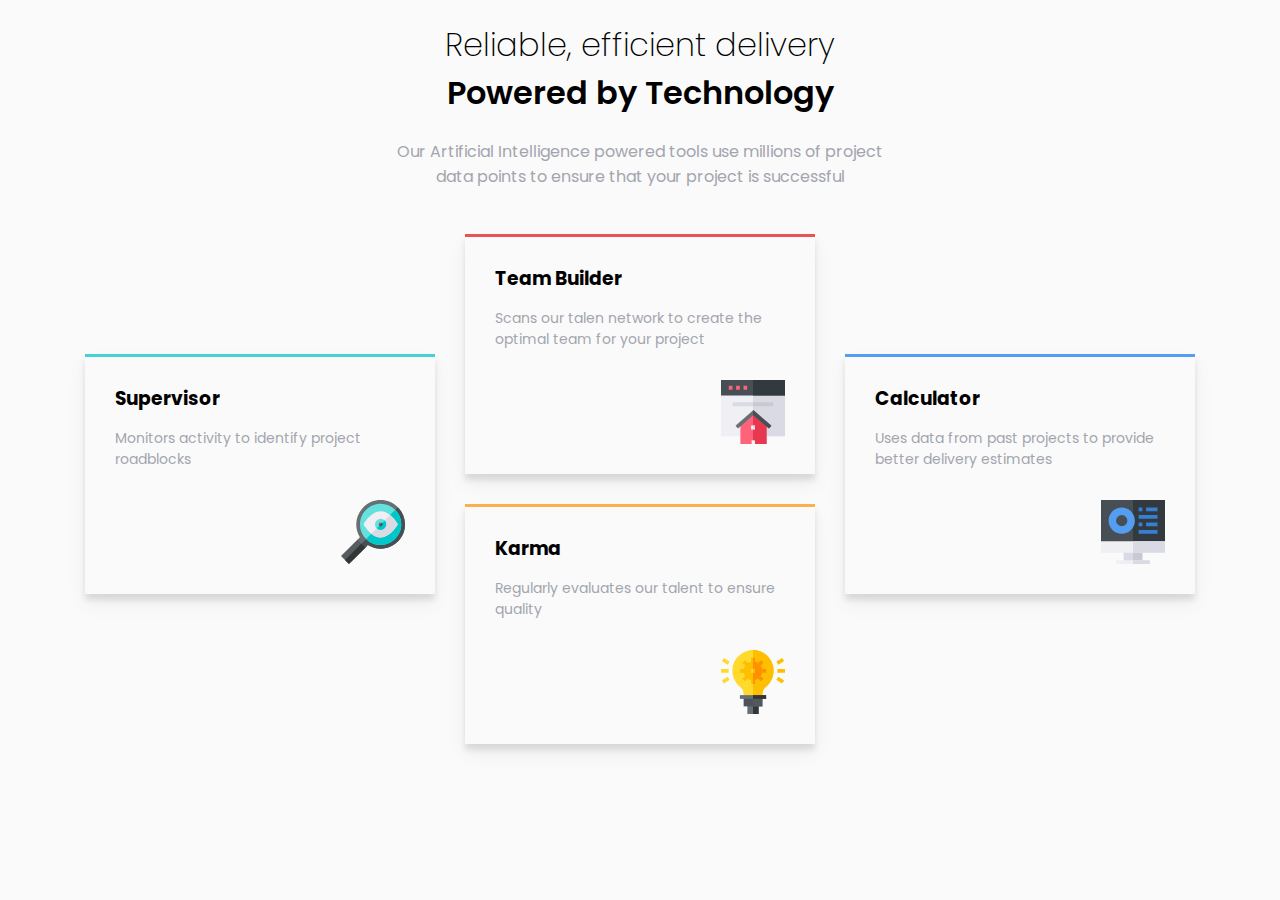
<file: four-card-feature-section-master/index.html>
<!DOCTYPE html>
<html lang="en">
<head>
  <meta charset="UTF-8">
  <meta name="viewport" content="width=device-width, initial-scale=1.0"> <!-- displays site properly based on user's device -->

  <link rel="icon" type="image/png" sizes="32x32" href="./images/favicon-32x32.png">
  
  <title>Frontend Mentor | Four card feature section</title>
  <link rel="stylesheet" href="./style.css">
 
</head>
<div>
  <header> 
    <h1> 
  Reliable, efficient delivery
  <span> Powered by Technology</span> 
</h1>
  <p> Our Artificial Intelligence powered tools use millions of project data points 
  to ensure that your project is successful</p>
</header>
<div class="container"> 
<div class="cards color-cyan push-down">
  <h3> Supervisor </h3>
 <p>  Monitors activity to identify project roadblocks</p>
 <img src="./images/icon-supervisor.svg">
</div>
<div class="cards color-red"> 
  <h3> Team Builder</h3>
  <p> Scans our talen network to create the optimal team for your project</p>
  <img src="./images/icon-team-builder.svg">
</div>
<div class="cards color-blue push-down">
  <h3> Calculator </h3>
 <p> Uses data from past projects to provide better delivery estimates </p>
<img src="./images/icon-calculator.svg">
</div>
<div class="cards color-orange">  
  <h3> Karma </h3>
  <p>Regularly evaluates our talent to ensure quality</p>
  <img src="./images/icon-karma.svg">
</div>

</div>

</body>
</html>
</file>
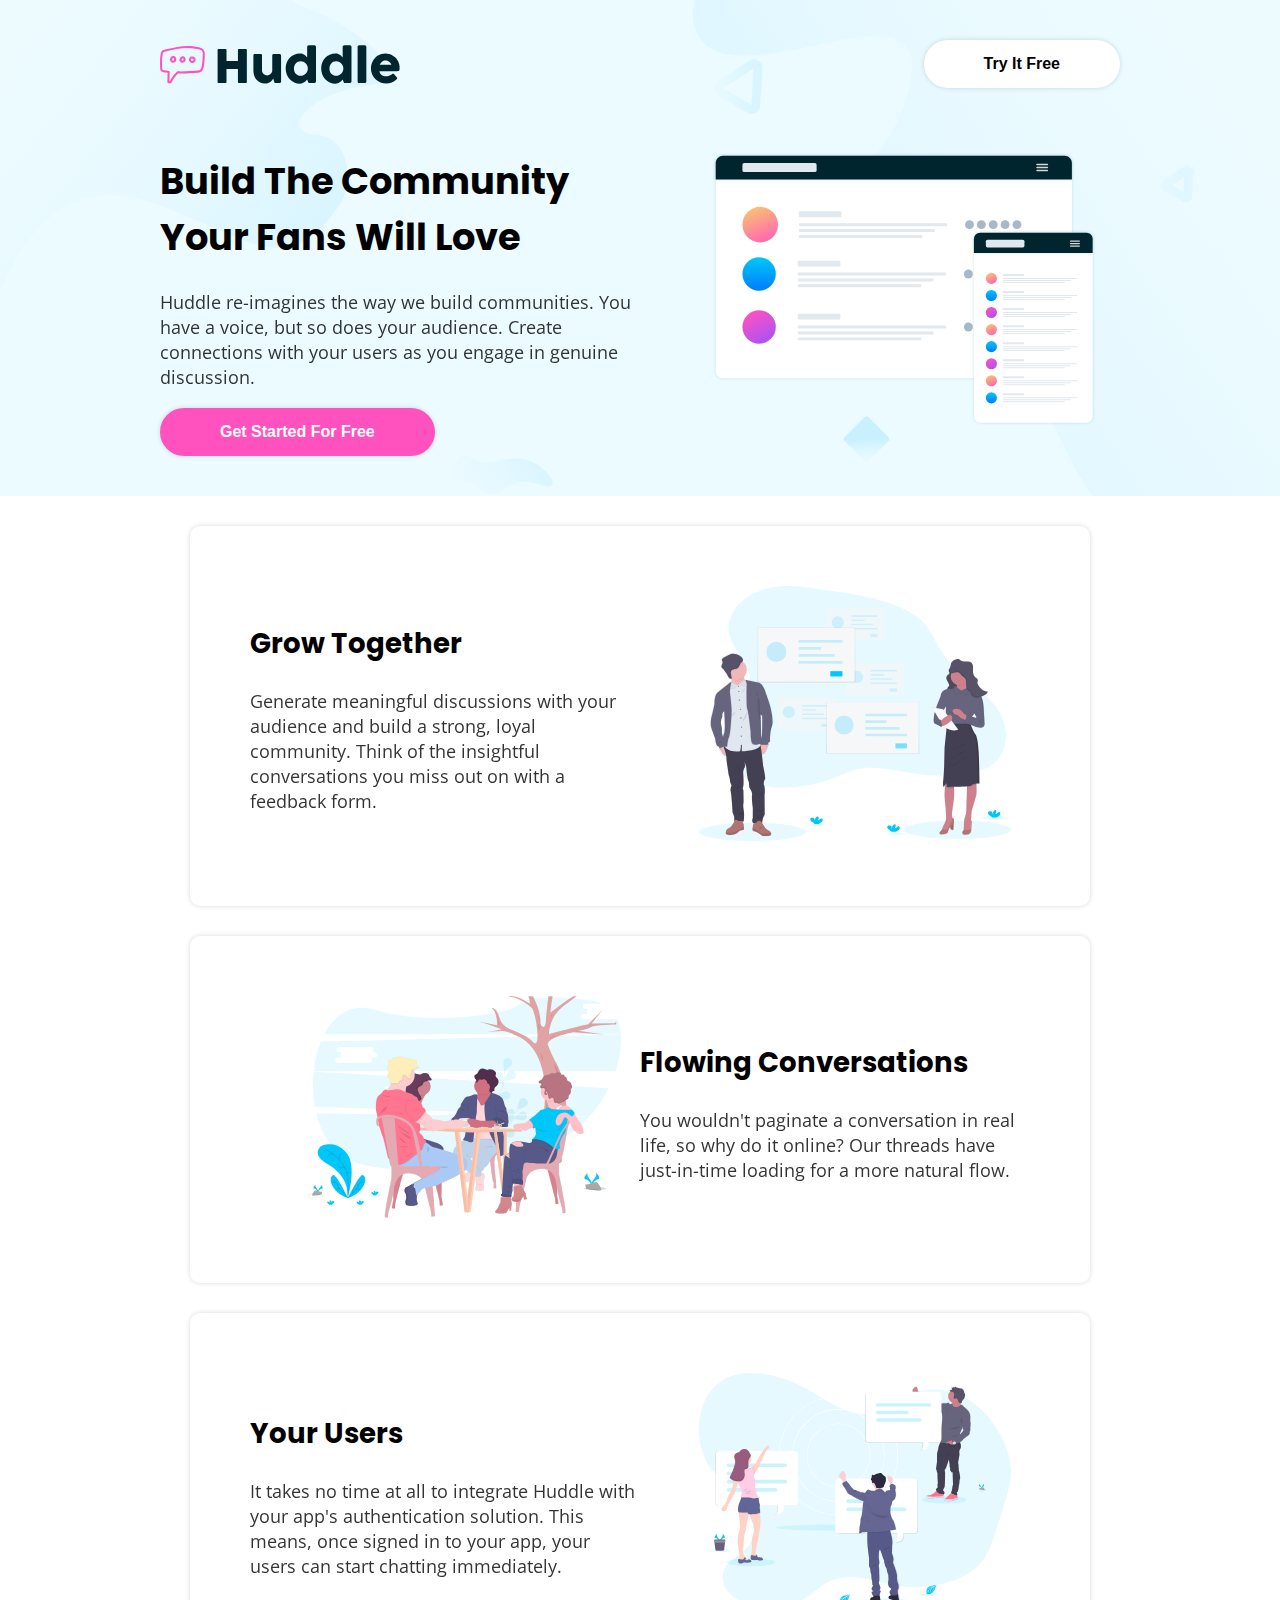
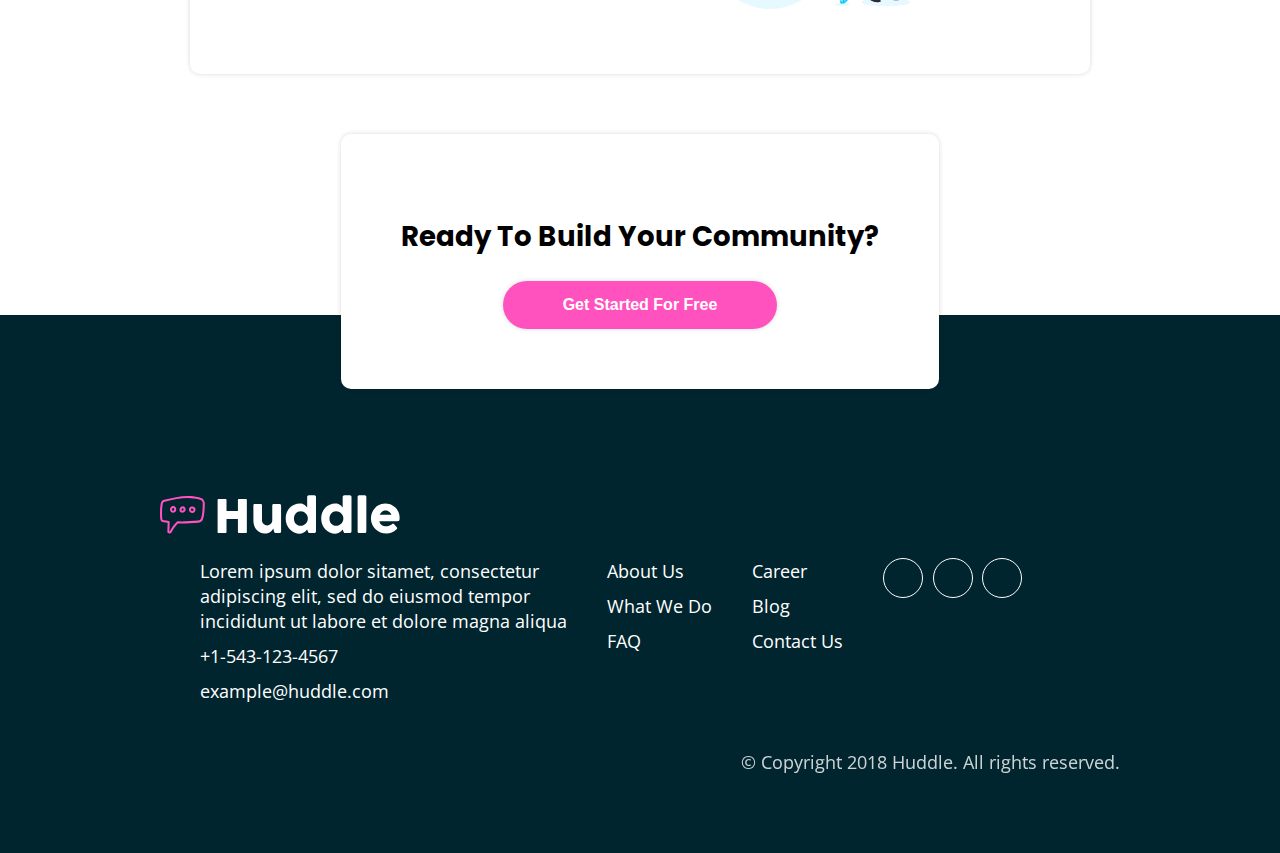
<file: huddle-landing-page-with-alternating-feature-blocks-master/index.html>
<!DOCTYPE html>
<html lang="en">
  <head>
    <meta charset="UTF-8" />
    <meta name="viewport" content="width=device-width, initial-scale=1.0" />
    <link rel="stylesheet" href="https://use.fontawesome.com/releases/v5.5.0/css/all.css"
    integrity="sha384-B4dIYHKNBt8Bc12p+WXckhzcICo0wtJAoU8YZTY5qE0Id1GSseTk6S+L3BlXeVIU" crossorigin="anonymous">

    <link
      rel="icon"
      type="image/png"
      sizes="32x32"
      href="./images/favicon-32x32.png"
    />
   <link rel="stylesheet" href="./style.css">
    <title>
      Frontend Mentor | Huddle landing page with alternating feature blocks
    </title>
  </head>
    <header>
    <div class="container" >
      <nav class="flex">
        <img src="./images/logo.svg" alt="logo" />
        <button class="btn btn-secondary">Try It Free</button>
      </nav>
    <div class="flex">
      <div> 
      <h1>Build The Community Your Fans Will Love</h1>

      <p>
        Huddle re-imagines the way we build communities.
       You have a voice, but so does your audience.
       Create connections with your users as you engage
        in genuine discussion.
      </p>

      <button class="btn btn-primary btn-big">
        Get Started For Free
      </button>
    </div>
 <div> 
    <img class= "header-img" src="./images/illustration-mockups.svg" alt="mockups">
  </div>
    </div>
  </div>
</header>

<main>
  <div class="container"> 
    <div class="box flex">
      <div>
      <h2>Grow Together</h2>

      <p>
        Generate meaningful discussions with your audience and build a strong,
        loyal community. Think of the insightful conversations you miss out on
        with a feedback form.
      </p>
    </div>
    <div>  
        <img src="./images/illustration-grow-together.svg" alt="grow together">
  </div>
</div> 
 
    <div class="box flex box-reverse-mobile">
      <div>  
      <img src="./images/illustration-flowing-conversation.svg" alt="flowing conversation">
    </div>
      <div> 
      
      <h2>Flowing Conversations</h2>
      <p>
        You wouldn't paginate a conversation in real life, so why do it online?
        Our threads have just-in-time loading for a more natural flow.
      </p>
    </div>
  </div>
    <div class="box flex">
      <div>  
      <h2>Your Users</h2>
      <p>
        It takes no time at all to integrate Huddle with your app's
        authentication solution. This means, once signed in to your app, your
        users can start chatting immediately.
      </p>
    </div>
     
     <div>  
     <img src="./images/illustration-your-users.svg" alt="your users">
  </div>
</div>
  </div>
</main>
<div class="container center"> 
   <div class="box small-box"> 
        <h2>  Ready To Build Your Community? </h2>

        <button class="btn btn-primary btn-big">  Get Started For Free </button> 
   </div>
  </div>
  <footer>  
  <div class="container"> 
    <img src="./images/logo-white.svg" alt="logo">

    <div class="flex align-start">
        <ul>
          <li>
               Lorem ipsum dolor sitamet, consectetur<br/>
               
               adipiscing elit, sed do eiusmod tempor<br/> incididunt ut
            labore et dolore magna aliqua
          </li>
          <li>
            +1-543-123-4567
          </li>
          <li>
            example@huddle.com
          </li>
        </ul>
 

      
        <ul>
          <li>
            About Us
          </li>
          <li>
            What We Do
          </li>
          <li>
            FAQ
          </li>
        </ul>
     

   
      <ul>
        <li>
          Career 
        </li>
        <li>
          Blog
        </li>
        <li>
          Contact Us
        </li>
      </ul>
       <ul class="social-media">
         <li><a class = "center"  href="#"><i class="fab fa-facebook-f"></i></a></li>
         <li><a class = "center"   href="#"><i class="fab fa-twitter"></i></a></li>
         <li><a class ="center"   href="#"><i class="fab fa-instagram"></i></a></li>
       </ul>
  </div>
  <div> 
    <p>
      &copy; Copyright 2018 Huddle. All
      rights reserved.
    </p>
  </div>
  </footer>
  </body>
</html>
</file>
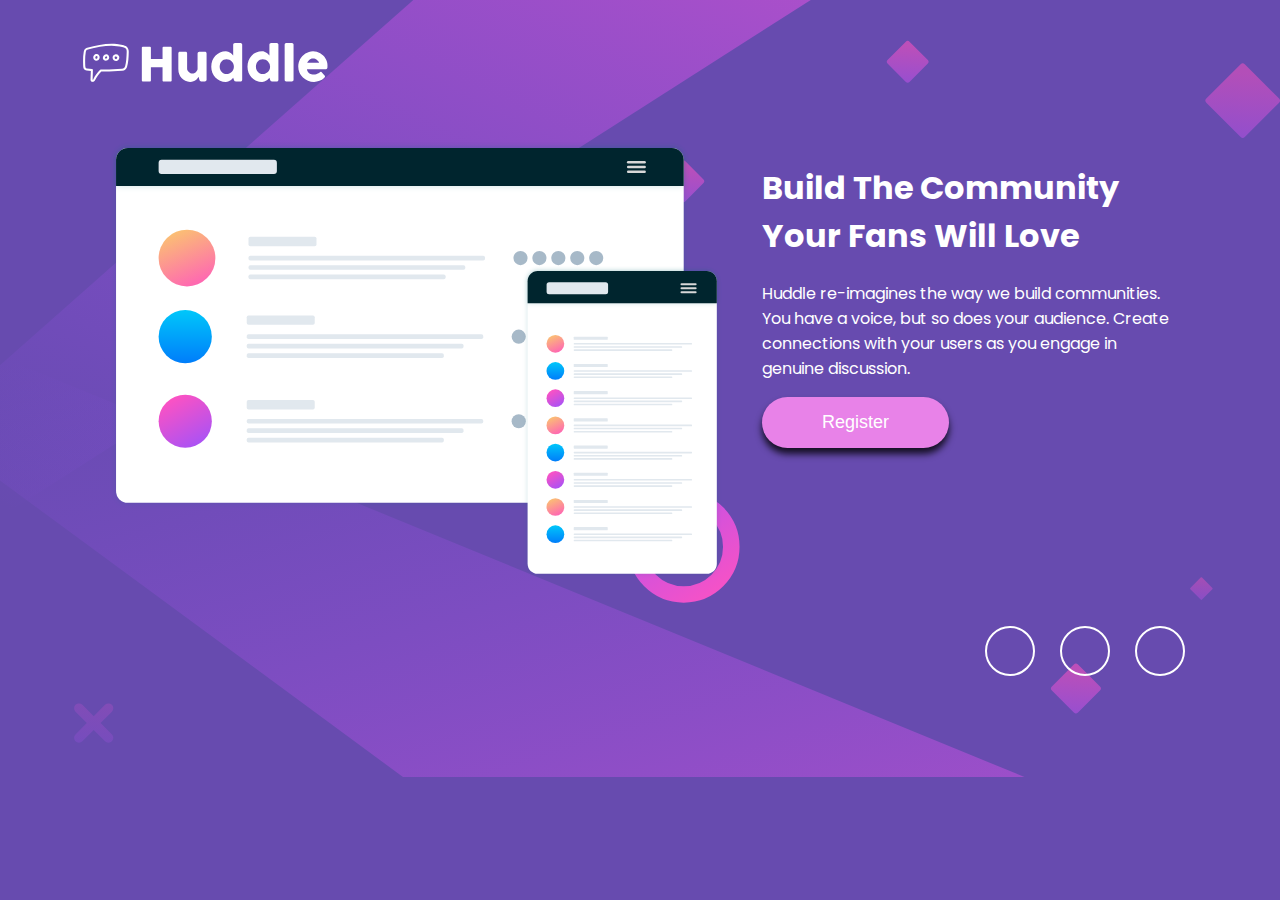
<file: huddle-landing-page-with-single-introductory-section-master/index.html>
<!DOCTYPE html>
<html lang="en">

<head>
  <meta charset="UTF-8">
  <meta name="viewport" content="width=device-width, initial-scale=1.0">
  <!-- displays site properly based on user's device -->

  <link rel="icon" type="image/png" sizes="32x32" href="./images/favicon-32x32.png">

  <title>Frontend Mentor | Huddle landing page with single introductory section</title>
  <link rel="stylesheet" href="https://use.fontawesome.com/releases/v5.5.0/css/all.css"
    integrity="sha384-B4dIYHKNBt8Bc12p+WXckhzcICo0wtJAoU8YZTY5qE0Id1GSseTk6S+L3BlXeVIU" crossorigin="anonymous">
  <link rel="stylesheet" href="./style.css">
</head>

<body>
  <header>
    <div class="logo">
      <img src="./images/logo.svg" alt="logo">
    </div>


    <div class="flex">


      <div> 
      <img src="./images/illustration-mockups.svg" alt="mockups">
    </div>


      <div>
        <h1>
          Build The Community Your Fans Will Love </h1>
        <p>
          Huddle re-imagines the way we build communities. You have a voice, but so does your audience.
          Create connections with your users as you engage in genuine discussion.
        </p>
        <button> Register </button>
      </div>


    </div>
   
    <ul class="social">
      <li><a href=""><i class="fab fa-facebook-f"></i></a></li>
      <li><a href=""><i class="fab fa-twitter"></i></a></li>
      <li><a href=""><i class="fab fa-instagram"></i></a></li>
    </ul>


  </header>
</body>

</html>
</file>
<file: four-card-feature-section-master/style.css>
/*************************/
@import url('https://fonts.googleapis.com/css2?family=Poppins:wght@200;400;600&display=swap');

*{
  box-sizing: border-box;
}
body{
  font-family: 'poppins',sans-serif;
  background-color: hsl(0, 0%, 98%);
  margin: 0;
  padding: 0;
}
header{
  text-align: center;
  width: 500px;
  margin: 0 auto;
}
h1{
  font-weight: 200;
}
h1 span{
  font-weight: 600;
}
p{
  color: hsl(229, 6%, 66%);
}

.container{
  max-width: 1240px;
  display: flex;
  flex-wrap: wrap;
  margin:30px auto;
  justify-content: center;
}
.cards{
  width: 350px;
  box-shadow: 0 10px 20px rgba(0,0,0,0.05),0 6px 6px rgba(0,0,0,0.1); ;
  margin: 15px;
  padding: 30px;
  position: relative;
}
.cards::after{
  content: '';
  position: absolute;
  left: 0;
  top: 0;
  height: 3px;
  width: 100%;
}
.color-red::after{
  background-color: hsl(0, 78%, 62%);
 }
 .color-cyan::after{
  background-color:  hsl(180, 62%, 55%);
 }
 .color-orange::after{
  background-color:  hsl(34, 97%, 64%);
 }
 .color-blue::after{
  background-color: hsl(212, 86%, 64%);
 }
 .push-down{
   transform: translateY(50%);
 }
h3{
  margin: 0;
}
.cards p{
  font-size: 14px;
  margin: 15px 0 30px;
}
.cards img{
  display:block;
  margin-left: auto;
}
@media(max-width:760px){
  .push-down{
    transform: translateY(0);
  }
}
</file>
<file: huddle-landing-page-with-alternating-feature-blocks-master/style.css>
@import url('https://fonts.googleapis.com/css2?family=Open+Sans:wght@400;600&family=Poppins:wght@600&display=swap');


*{
  box-sizing: border-box;
}
/*general styles */
:root{
   --box-shadow: 0 0 5px rgba(0,0,0,0.15);
}
body{
   margin: 0;
   padding: 0;
   font-family: 'Open sans',sans-serif;
   font-size: 1.15rem;
}
h1,h2{
  font-family: 'Poppins',sans-serif;
}
p{
  opacity: 0.8;
}
img{
  max-width: 100%;
}
.btn{
   padding: 15px 60px;
   border-radius:50px;
   background-color: #fff;
   font-size: 16px;
   border: none;
   font-weight: 700;
   box-shadow: var(--box-shadow);
   cursor: pointer;
}
.btn-primary{
  background-color:hsl(322, 100%, 66%);
  color:#fff;
}
.container{
     max-width: 100%;
     width: 1000px;
     padding:0 20px;
     margin:0 auto;
}
.center{
  text-align: center;
}
.flex{
  display: flex;
  align-items: center;
}
.flex > div{
  flex: 1;
}
.align-start{
  align-items: flex-start;
}
/*header*/
header{
  background-image: url('./images/bg-hero-desktop.svg');
  background-size: cover;
  background-position: center;
  background-color: hsl(193, 100%, 96%);
  padding: 40px 0;
}
nav{
  align-items: center;
  justify-content: space-between;
  margin-bottom: 40px;
}
/*main content*/
.box{
  box-shadow: var(--box-shadow);
  border-radius:10px;
  margin: 30px;
  padding: 60px;
  background-color: #fff;
}
.box img,.header-img{
  width: 80%;
  margin-left: 15%;
}

.small-box{
  display: inline-block;
  margin-bottom: -50%;
  position: relative;
  z-index: 1;
}

/*footer*/
footer{
  background-color: hsl(192, 100%, 9%);
  color: #fff;
  padding: 180px 0 60px;
}
footer ul{
  list-style: none;
}
footer ul li{
  margin-bottom: 10px;
}

footer .center{
  width: 40px;
  height: 40px;
  border-radius: 50%;
  display: inline-flex;
  justify-content: center;
  align-items: center;
  color: #fff;
  margin-right: 0.6rem;
  border: 1px solid #fff;
  text-decoration: none;
}
footer .social-media{
  display: flex;
  align-items: center;
  justify-content: center;
}
footer p{
  text-align: right;
}
/* making it responsive */
@media (max-width:765px){
  body{
    text-align: center;
  }
  nav.flex{
    flex-direction: row;
  }
  .header-img{
    margin-top:30px;
    margin-left: 0;
    width: 90%;
  }
  .flex{
    flex-direction: column;
  }
  .box-reverse-mobile{
    flex-direction: column-reverse;
  }
  footer ul{
    text-align: center;
    width: 100%;
  }
  footer p{
    text-align: center;
  }
}
</file>
<file: huddle-landing-page-with-single-introductory-section-master/style.css>
@import url('https://fonts.googleapis.com/css2?family=Open+Sans:wght@600&family=Poppins:wght@400;600&display=swap');
*{
  box-sizing: border-box;
}
body{
  padding: 0;
  margin: 0;
  background-image: url('./images/bg-desktop.svg');
  background-color:  hsl(257, 40%, 49%);
  background-repeat: no-repeat;
  background-size: cover;
  font-family: 'Poppins',sans-serif;
  color: #fff;
  display: flex;
  justify-content: center;
  align-items: center;
}

header{
  margin: auto;
  max-width: 100%;
  width: 1200px;
  padding: 30px;
}

.flex{
  display: flex;
  margin:40px;
}

.flex > div:first-child{
  flex: 0.6;
  margin-right: 20px;
}

.flex > div:last-child{
  flex: 0.4;
  margin-left: 20px;
}

h1{
  font-size: 600;
}
p{
  font-size: 400;
}

img{
  max-width: 100%;
}

button{
  padding: 15px 60px;
  border-radius: 50px;
  border: none;
  background-color:  hsl(300, 69%, 71%);
  color: #fff;
  font-size: 18px;
  box-shadow: 0 6px 7px rgba(0,0,0,0.8);
  cursor: pointer;
}

.social{
  display: flex;
  justify-content: flex-end;
  list-style: none;
}

.social a{
  margin-right: 25px;
  color: #fff;
  border: 2px solid #fff;
  border-radius: 50%;
  height: 50px;
  width: 50px;
  display: flex;
  justify-content: center;
  align-items: center;
  text-decoration: none;
}
.social a:hover{
  border: 2px solid hsl(300, 69%, 71%);
  color:  hsl(300, 69%, 71%);
}
/* media queries */

@media (max-width:720px){
  .flex{
    flex-direction: column;
    margin: 50px 0;
  }
  .flex > div:first-child{
    flex: 1;
    margin-right: 0;
  }
  .flex > div:last-child{
    flex: 1;
    margin-left: 0;
    text-align: center;
  }
  .social{
    justify-content: center;
  }
}
</file>
